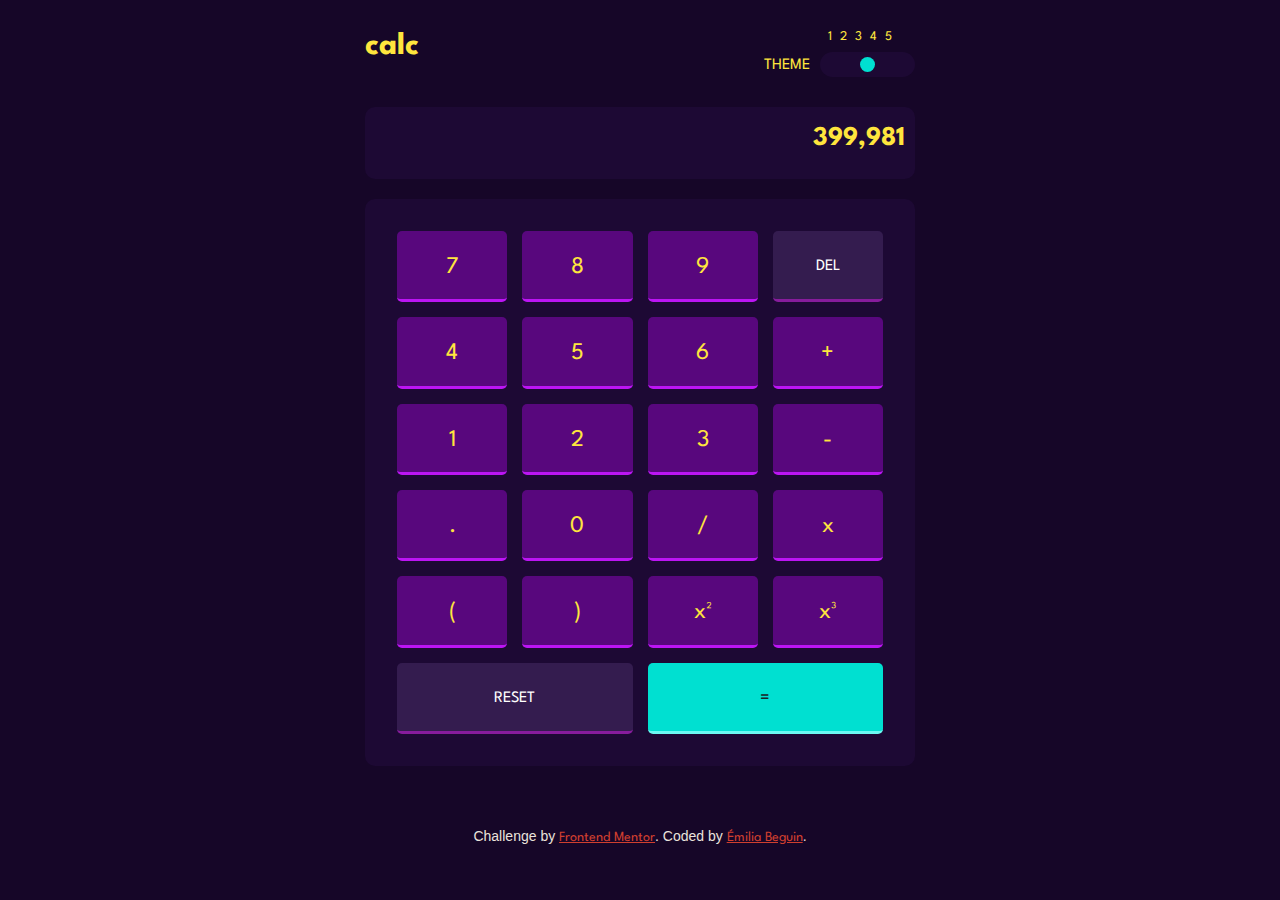
<file: calculator-app-main/index.html>
<!DOCTYPE html>
<html lang="en">
	<head>
		<meta charset="UTF-8" />
		<meta name="viewport" content="width=device-width, initial-scale=1.0" />
		<!-- displays site properly based on user's device -->
		<link rel="stylesheet" href="style.css" />
		<link
			rel="icon"
			type="image/png"
			sizes="32x32"
			href="./images/favicon-32x32.png"
		/>

		<title>Frontend Mentor | Calculator app</title>

		<link rel="preconnect" href="https://fonts.googleapis.com" />
		<link rel="preconnect" href="https://fonts.gstatic.com" crossorigin />
		<link
			href="https://fonts.googleapis.com/css2?family=Spartan:wght@700&display=swap"
			rel="stylesheet"
		/>
	</head>
	<body>
		<main class="calculatrice">
			<div class="haut">
				<h1 id="calc">calc</h1>
				<div class="themetxt">
					<p>THEME</p>
					<div class="range-bg">
						<input
							type="range"
							id="theme"
							min="0"
							max="4"
							step="1"
							value="0"
							oninput="themechange()"
						/>
					</div>
				</div>
			</div>

			<div class="result">
				<h1 class="r-value">399,981</h1>
			</div>

			<div class="grid-key">
				<button>7</button><button>8</button><button>9</button><button class="del">DEL</button>
        <button>4</button><button>5</button><button>6</button><button>+</button>
        <button>1</button><button>2</button><button>3</button><button>-</button>
				<button>.</button><button>0</button><button>/</button><button>x</button>
        <button>(</button><button>)</button><button>x²</button><button>x³</button>
				<button class="grid-span-2 del">RESET</button><button class="grid-span-2 equal">=</button>
			</div>
		</main>

		<footer class="attribution">
			Challenge by
			<a href="https://www.frontendmentor.io?ref=challenge" target="_blank"
				>Frontend Mentor</a
			>. Coded by <a href="http://miliab.com">Émilia Beguin</a>.
		</footer>

		<script src="script.js"></script>
	</body>
</html>
</file>
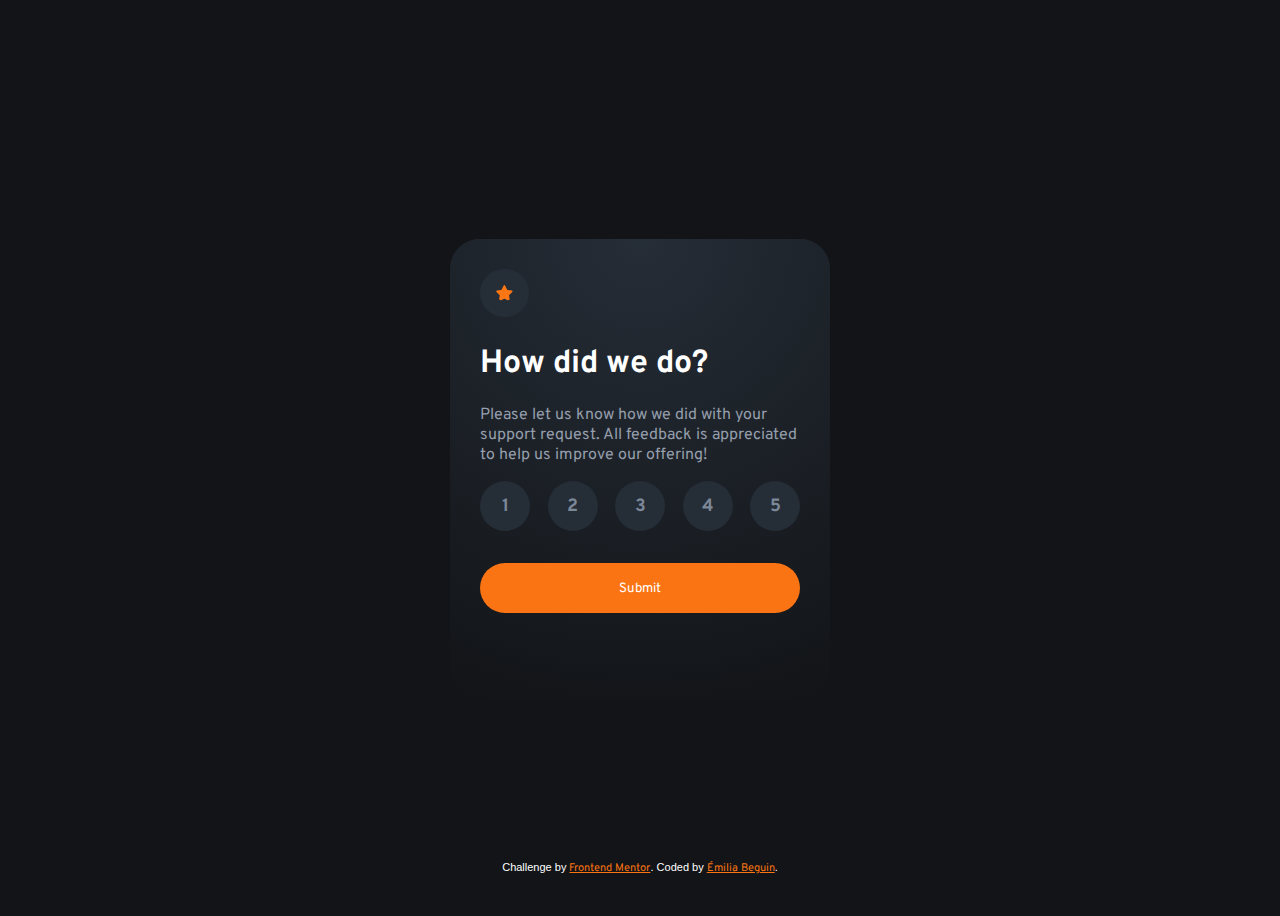
<file: interactive-rating-component/index.html>
<!DOCTYPE html>
<html lang="en">
<head>
  <meta charset="UTF-8">
  <meta name="viewport" content="width=device-width, initial-scale=1.0"> <!-- displays site properly based on user's device -->

  <link rel="icon" type="image/png" sizes="32x32" href="./images/favicon-32x32.png">
  <link rel="stylesheet" href="style.css">
  <title>Frontend Mentor | Interactive rating component</title>
  <link rel="preconnect" href="https://fonts.googleapis.com">
  <link rel="preconnect" href="https://fonts.gstatic.com" crossorigin>
  <link href="https://fonts.googleapis.com/css2?family=Overpass:wght@400;700&display=swap" rel="stylesheet"> 
  <!-- Feel free to remove these styles or customise in your own stylesheet 👍 -->
  <style>
    .attribution { font-size: 11px; text-align: center; }
    .attribution a { color: hsl(228, 45%, 44%); }
  </style>
</head>
<body>

  <!-- Rating state start -->

  <main>
    <div class="stars">
      <img class="imgstar" src="images/icon-star.svg" alt="star">
      <h1>How did we do?</h1>
      <p>Please let us know how we did with your support request. All feedback is appreciated
        to help us improve our offering!</p>
      <div class="btns">
        <button class="nb">1</button>
        <button class="nb">2</button>
        <button class="nb">3</button>
        <button class="nb">4</button>
        <button class="nb">5</button>
      </div>
      <button class="sub">Submit</button>
    </div>

    <div class="ty">
      <img class="imgsub" src="images/illustration-thank-you.svg" alt="thank you">
      <p class="selection">You selected <span class="selected">3</span> out of 5</p>
      <h1>Thank you!</h1>
      <p class="tytxt">We appreciate you taking the time to give a rating. If you ever need more support, 
        don’t hesitate to get in touch!</p>
    </div>
  </main>  

  
  <footer class="attribution">
    Challenge by <a href="https://www.frontendmentor.io?ref=challenge" target="_blank">Frontend Mentor</a>. 
    Coded by <a href="http://miliab.com">Émilia Beguin</a>.
  </footer>
  <script src="script.js"></script>
</body>
</html>
</file>
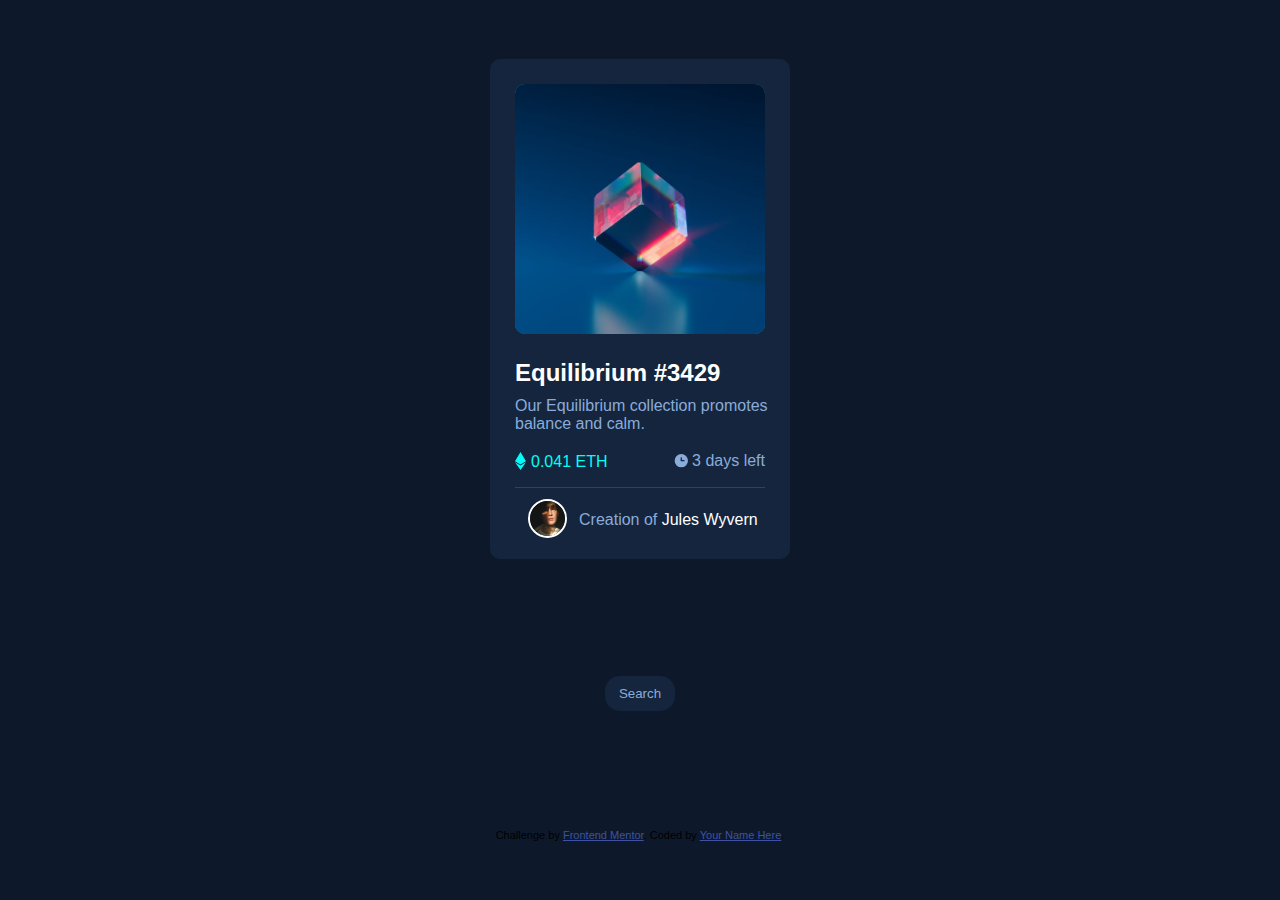
<file: nft-preview-card-component/index.html>
<!DOCTYPE html>
<html lang="en">
<head>
  <meta charset="UTF-8">
  <meta name="viewport" content="width=device-width, initial-scale=1.0">
  <link rel="stylesheet" href="style.css">
  <link rel="icon" type="image/png" sizes="32x32" href="./images/favicon-32x32.png">
  
  <title>Frontend Mentor | NFT preview card component</title>

  <style>
    .attribution { font-size: 11px; text-align: center; }
    .attribution a { color: hsl(228, 45%, 44%); }
  </style>
</head>
<body>
  <div class="card">
    <div class="art">
      <div class="hover">
        <div class="img-art"></div>
        <img src="images/icon-view.svg" alt="view" class="view">
      </div>
    </div>
    <h1 id="name">Equilibrium #3429</h1>
    <p class="txt">
  Our Equilibrium collection promotes balance and calm.
    </p>
    
     <div class="flex">
        
           <p class="txt-ether"><img src="images/icon-ethereum.svg" alt="icon-ethereum" class="icon ether">0.041 ETH</p>
       
           <p class="txt-clock"><img src="images/icon-clock.svg" alt="icon-clock" class="icon clock"> 3 days left</p>
     </div>
    <div class="creator">
      <p><img src="images/image-avatar.png" alt="image-avatar" class="pfp">Creation of <span>Jules Wyvern</span></p>
    </div>
  </div>

  <input type="text" id="input" placeholder="Search">

  <div class="attribution">
    Challenge by <a href="https://www.frontendmentor.io?ref=challenge" target="_blank">Frontend Mentor</a>. 
    Coded by <a href="#">Your Name Here</a>.
  </div>

  <script defer>
    document.getElementById("input").addEventListener("input", function(e) {nft(parseInt(e.target.value))})
    
    document.getElementById("name").addEventListener("click", (e) => {
      let nb = Math.floor(Math.random() * 3428)
      nft(nb)
    })
    
    function nft(nb) {
      if (!(nb > 0 && nb < 3430)) {
        nb=0
        document.getElementById("input").value = ""
      }
      
      let nb2 = (nb/3428*60)+90
      document.querySelector(".img-art").style.filter = `hue-rotate(${nb}deg) saturate(${nb2}%)`
      document.querySelector("#name").innerText = `Equilibrium #${nb}`
      document.querySelector(".txt-ether").innerHTML = `<img src="images/icon-ethereum.svg" alt="icon-ethereum" class="icon ether">0.0` + (70-2*Math.floor(nb/100)) + " ETH"
      document.querySelector(".txt-clock").innerHTML = `<img src="images/icon-clock.svg" alt="icon-clock" class="icon clock"> ` + (parseInt(Math.floor(nb/1000))+1) + " days left"
    }
  </script>
</body>
</html>
</file>
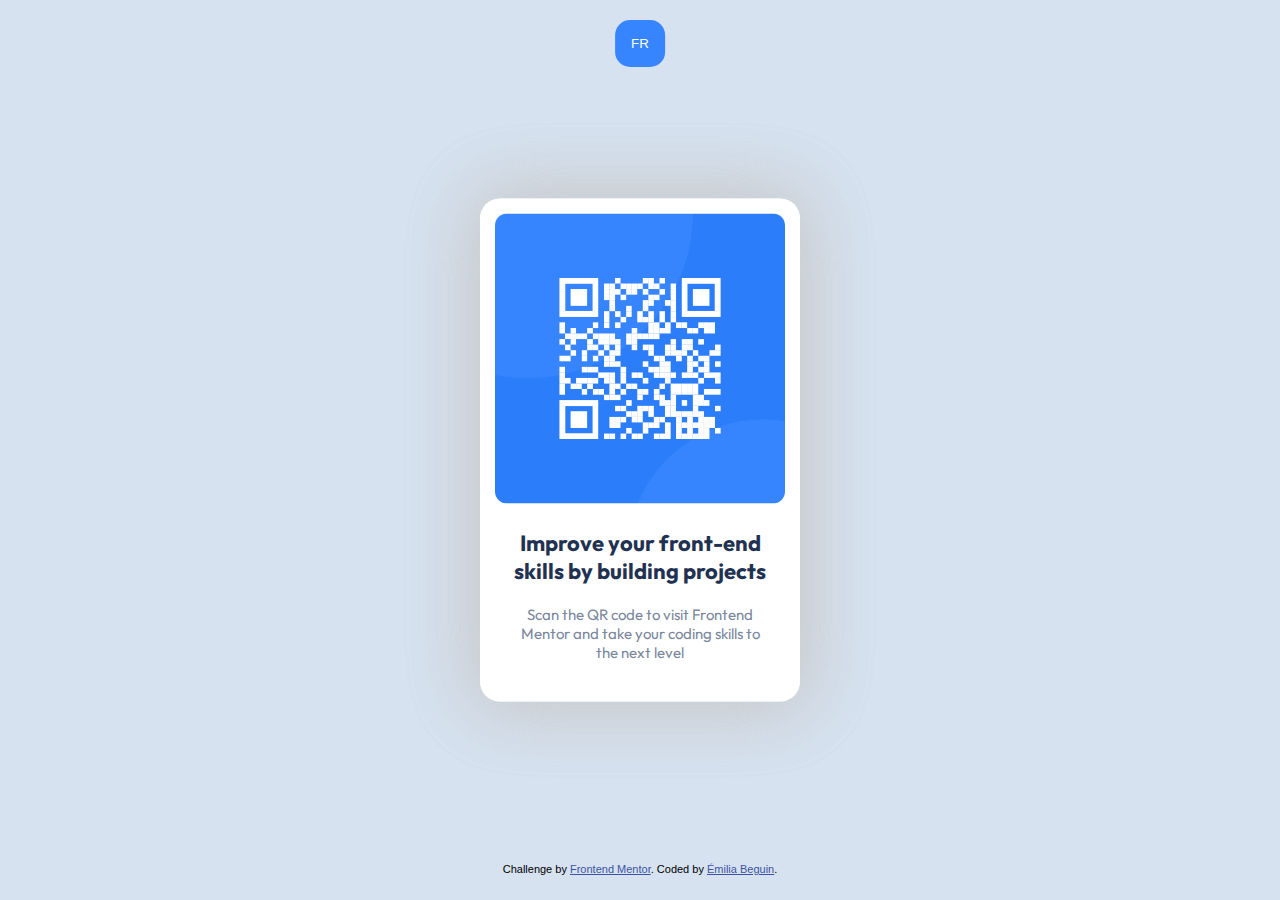
<file: QR-code-component/index.html>
<!DOCTYPE html>
<html lang="fr">
<head>
  <meta charset="UTF-8">
  <meta name="viewport" content="width=device-width, initial-scale=1.0"> <!-- displays site properly based on user's device -->

  <link rel="icon" type="image/png" sizes="32x32" href="./images/favicon-32x32.png">
  <link rel="stylesheet" href="style.css">
  
  <title>Frontend Mentor | QR code component</title>

  <link rel="preconnect" href="https://fonts.googleapis.com">
  <link rel="preconnect" href="https://fonts.gstatic.com" crossorigin>
  <link href="https://fonts.googleapis.com/css2?family=Outfit:wght@400;700&display=swap" rel="stylesheet">

</head>
<body>
  <main>
    
    <div class="all">
      <div class="card back">
        <img src="images/image-qr-code.png" alt="qr-code" class="fr">
        <h1>Boost tes compétenses front-end avec des projets</h1>
        <p>Scan le QR code pour aller sur le site de Frontend Mentor et monter d'un cran ton niveau en programation</p>
      </div>
    
      <div class="card front">
        <img src="images/image-qr-code.png" alt="qr-code">
        <h1>Improve your front-end skills by building projects </h1>
        <p>Scan the QR code to visit Frontend Mentor and take your coding skills to the next level</p>
      </div>
    
    
      <button style="position: absolute;
      top: 20px; left: 50%; transform: translateX(-50%);" onclick="document.querySelector('.all').classList.toggle('anim');
      this.innerText = (this.innerText == 'FR' ? 'EN' : 'FR')
      ">FR</button>
    </div>
  </main>



  <footer class="attribution">
    Challenge by <a href="https://www.frontendmentor.io?ref=challenge" target="_blank">Frontend Mentor</a>. 
    Coded by <a href="http://miliab.com">Émilia Beguin</a>.
  </footer>


  <script defer>
      document.querySelector(".card").style.transition =  "all linear 300ms"
  </script>
</body>
</html>
</file>
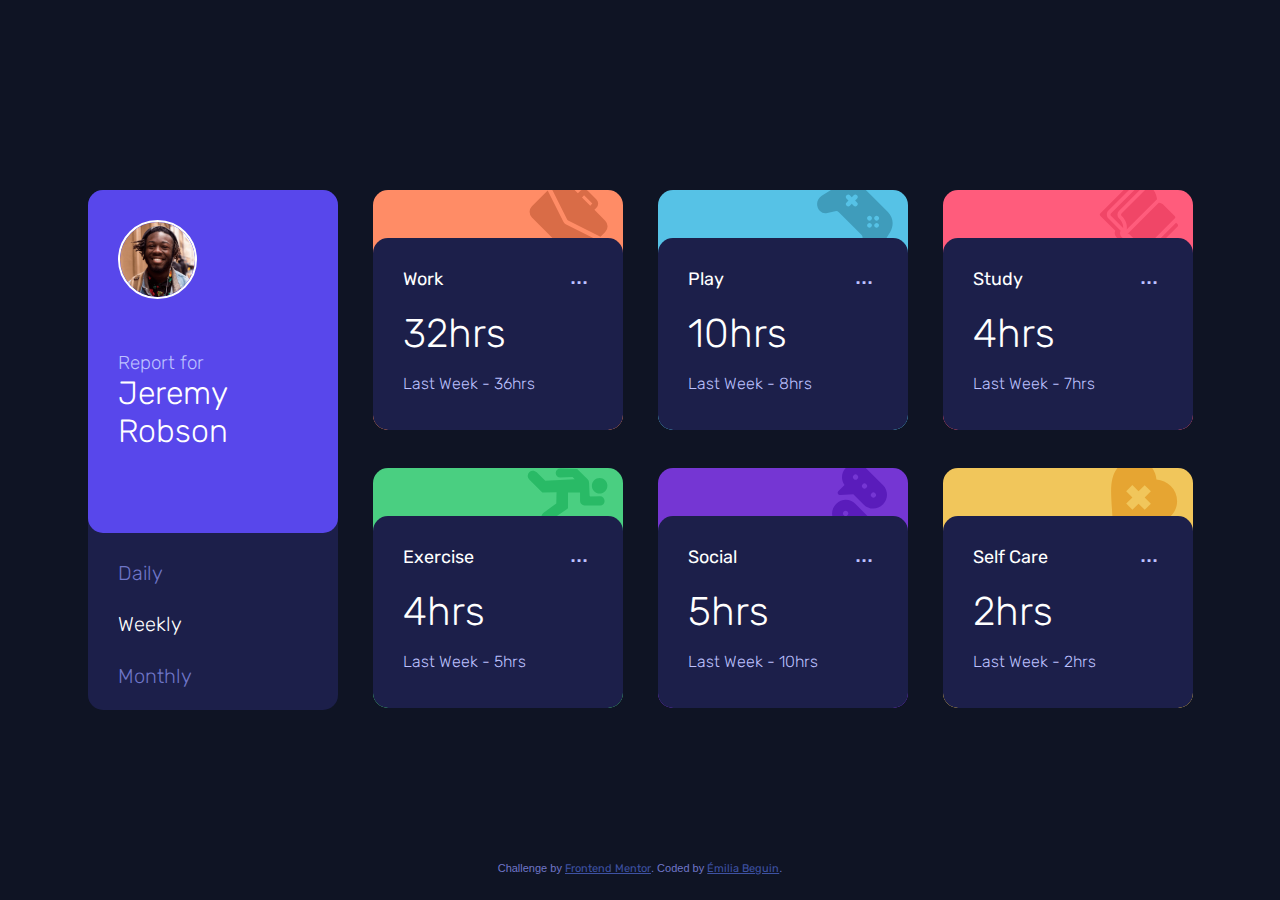
<file: Time-tracking-dashboard/index.html>
<!DOCTYPE html>
<html lang="en">
<head>
  <meta charset="UTF-8">
  <meta name="viewport" content="width=device-width, initial-scale=1.0"> <!-- displays site properly based on user's device -->

  <link rel="icon" type="image/png" sizes="32x32" href="./images/favicon-32x32.png">
  <link rel="stylesheet" href="style.css">
  
  <title>Frontend Mentor | Time tracking dashboard</title>

</head>
<body>

  <main>
    <div class="profile">
      <div class="violet">
        <img src="images/image-jeremy.png" alt="jeremy">
        <p class="report">Report for</p>
        <p class="jeremytxt">Jeremy Robson</p>
      </div>
      
      <div class="btn">
        <p id="d">Daily</p>
        <p id="w">Weekly</p>
        <p id="m">Monthly</p>
      </div>
    </div>
  
    <div class="action work">
      <img src="images/icon-work.svg" alt="work" class="icon">
      <div>
        <p class="title">Work</p>
        <p class="dots">...</p>
        <p class="h hrs1"></p>
        <p class="l last1"></p>
      </div>
    </div>
    
    <div class="action play">
      <img src="images/icon-play.svg" alt="play" class="icon">
      <div>
        <p class="title">Play</p>
        <p class="dots">...</p>
        <p class="h hrs2"></p>
        <p class="l last2"></p>
      </div>
    </div>
    
    <div class="action study">
      <img src="images/icon-study.svg" alt="study" class="icon">
      <div>
        <p class="title">Study</p>
        <p class="dots">...</p>
        <p class="h hrs3"></p>
        <p class="l last3"></p>
      </div>
    </div>
    
    <div class="action exercise">
      <img src="images/icon-exercise.svg" alt="exercise" class="icon">
      <div>
        <p class="title">Exercise</p>
        <p class="dots">...</p>
        <p class="h hrs4"></p>
        <p class="l last4"></p>
      </div>
    </div>
    
    <div class="action social">
      <img src="images/icon-social.svg" alt="social" class="icon">
      <div>
        <p class="title">Social</p>
        <p class="dots">...</p>
        <p class="h hrs5"></p>
        <p class="l last5"></p>
      </div>
    </div>
    
    <div class="action selfcare">
      <img src="images/icon-self-care.svg" alt="selfcare" class="icon">
      <div>
        <p class="title">Self Care</p>
        <p class="dots">...</p>
        <p class="h hrs6"></p>
        <p class="l last6"></p>
      </div>
    </div>
    
  
  </main>



  
  <footer class="attribution">
    Challenge by <a href="https://www.frontendmentor.io?ref=challenge" target="_blank">Frontend Mentor</a>. 
    Coded by <a href="https://miliab.com">Émilia Beguin</a>.
  </footer>
  <script src="data.js"></script>
  <script src="script.js"></script>
</body>
</html>
</file>
<file: calculator-app-main/style.css>
@import url('https://fonts.googleapis.com/css2?family=Spartan:wght@700&display=swap');

:root {
    --bg-main: hsl(222, 26%, 31%);
    --bg-keypad: hsl(223, 31%, 20%);
    --bg-screen: hsl(224, 36%, 15%);

    --normal-bg: hsl(30, 25%, 89%);
    --normal-shadow: hsl(28, 16%, 65%);
    --del-bg: hsl(225, 21%, 49%);
    --del-shadow: hsl(224, 28%, 35%);
    --equal-bg: hsl(6, 63%, 50%);
    --equal-shadow: hsl(6, 70%, 34%);

    --color-calc: white;
    --color-del: white;
    --color-equal: white;
    --color-key: hsl(221, 14%, 31%);
    --color-result: white;
}

* {
    font-family: 'Spartan', sans-serif;
    line-height: 0;
    /* box-sizing: border-box; */
    transition: color linear .3s, background-color linear .3s, border-color linear .3s, transform linear .05s;
    
}

body {
    margin: 0;
    background-color: var(--bg-main);
    display: grid;
    justify-content: center;
    width: 100vw;
    height: 100vh;
}

body, html {
    overflow-x: hidden;
}

.calculatrice {
    width: clamp(250px, 90vw, 550px);
    height: clamp(450px, 90vh, 750px);
    padding: 1rem;
    display: grid;
    grid-template-rows: 1fr 1fr 8fr;
    gap: 20px;
    margin: 0 auto;
}



/* =======
UPPER PART
======= */

.haut {
    display: flex;
    justify-content: space-between;
}

#calc {
    color: var(--color-calc);
    transform: translateY(10px);
}

/* ===========
THEME SELECTOR
=========== */

.themetxt {
    display: flex;
    align-items: flex-end;
    gap: 10px;
    transform: translateY(-10px);

}

.themetxt p {
    transform: translateY(5px);
    color: var(--color-calc);
}

.range-bg {
    background-color: var(--bg-keypad);
    width: 95px;
    height: 25px;
    border-radius: 50px;
    display: grid;
    justify-content: center;
    align-items: center;

}

input[type='range'] {
    -webkit-appearance: none;
    background-color: transparent;
    width: 80px;
    position: relative;
}

input[type='range']::-webkit-slider-thumb {
    width: 15px;
    border-radius: 100px;
    -webkit-appearance: none;
    height: 15px;
    background: var(--equal-bg);
}

input[type='range']::after {
    content: "1 2 3 4 5";
    word-spacing: 5px;
    position: absolute;
    top: -20px;
    color: var(--color-calc);
}

/* ===
RESULT
=== */

.result {
    height: 4.5rem;
    overflow: hidden;
    background-color: var(--bg-screen);
    border-radius: 10px;
}

.r-value {
    margin: 2rem;
    margin-right: 10px;
    text-align: end;
    font-size: 1.7rem;
    color: var(--color-result);
}


/* =
KEYS
= */

.grid-key {
    display: grid;
    grid-template-columns: repeat(4, 1fr);
    gap: 15px;
    background-color: var(--bg-keypad);
    padding: 2rem;
    border-radius: 10px;

}

.grid-span-2 {
    grid-column: span 2;
}

button {
    font-size: 1.5rem;
    padding-top: 5px;

    border: none;
    border-radius: 5px;
    background-color: var(--normal-bg);
    
    border-bottom: 3px var(--normal-shadow) solid;
    
    color: var(--color-key);
}

button:active{
    border-bottom: 2px var(--normal-shadow) solid;
    transform: translateY(1.5px);
}

button.del:active{
    border-bottom: 2px var(--del-shadow) solid;
    transform: translateY(1.5px);
}

button.equal:active{
    border-bottom: 2px var(--equal-shadow) solid;
    transform: translateY(1.5px);
}

.del {
    background-color: var(--del-bg);

    border-bottom: 3px var(--del-shadow) solid;

    color: var(--color-del);

    font-size: 1rem;
}

.equal {
    background-color: var(--equal-bg);

    border-bottom: 3px var(--equal-shadow) solid; 

    color: var(--color-equal);

    font-size: 1.2rem;
}

/* ========
ATTRIBUTION
======== */

.attribution {
    line-height: 1.5;
COLOR: hsl(30, 25%, 89%);
font-size: 14px;
text-align: center;
width: 100%;
font-family: sans-serif;
margin: 20px 0px 30px;
word-wrap: break-word;

}

.attribution a {
    color: hsl(6, 63%, 50%) !important;
}
</file>
<file: interactive-rating-component/style.css>
@import url('https://fonts.googleapis.com/css2?family=Overpass:wght@400;700&display=swap');

:root {
    --orange: hsl(25, 97%, 53%);
    --white: hsl(0, 0%, 100%);
    --light-grey: hsl(217, 12%, 63%);
    --medium-grey: hsl(216, 12%, 54%);
    --dark-blue: hsl(213, 19%, 18%);
    --very-dark-blue: hsl(216, 12%, 8%);

    --fs-p: 15px;

}

* {
    font-family: 'Overpass', sans-serif;
    outline: none;
}

body {
    display: grid;
    place-items: center;
    height: 100vh;
    background-color: var(--very-dark-blue);
    overflow: hidden;
}

.stars {
    position: absolute;
    z-index: 2;
    width: min(320px, 100vw);
    height: 400px;
    background: radial-gradient(circle at top, var(--dark-blue), var(--very-dark-blue));
    border-radius: 30px;
    padding: 30px;
}

.transition {
    animation: trans .5s ease-in-out forwards;
}

@keyframes trans {
    0% {
        opacity: 1;
    }
    
    100% {
        opacity: 0;
    }
}

.ty {
    background: radial-gradient(circle at top, var(--dark-blue), var(--very-dark-blue));
    border-radius: 30px;
    padding: 30px;
    width: min(320px, 100vw);
}

main {
    background-repeat: no-repeat;
    margin: 20px;
    position: relative;

}

h1 {
    color: white;
}

p {
    color: var(--light-grey);
}

img {
    border-radius: 50px;
    padding: 1rem;
}

.imgstar {
    background-color: var(--dark-blue);
}

.btns {
    display: flex;
    width: 100%;
    justify-content: space-between;
}

.nb {
    border: 0;
    width: 50px;
    height: 50px;
    border-radius: 50px;
    background-color: var(--dark-blue);
    color: var(--medium-grey);
    cursor: pointer;
    font-weight: 700;
    font-size: large;
    transition: background-color .2s ease-out;
}

.nb.active {
    background-color: var(--medium-grey);
    color: var(--white);
}

.nb:hover {
    background-color: var(--orange);
    color: white;
}

.sub {
    margin: 2rem 0 0;
    width: 100%;
    border: none;
    height: 50px;
    border-radius: 50px;
    background-color: var(--orange);
    color: var(--white);
    cursor: pointer;
    position: relative;
    overflow: hidden;

}

.sub::after {
    transition: all ease-in-out .25s;
    content: "";
    position: absolute;
    inset: 0;
    background-color: #ffffff33;
    border-radius: 50px;
    line-height: 3.7;
    font-size: .8rem;
    color: var(--orange);
    transform: translateX(-100%);
}

.sub:hover::after {
    transform: unset;
}


.ty {
    display: flex;
    flex-direction: column;
    align-items: center;
}

.selection {
    background-color: var(--dark-blue);
    color: var(--orange);
    padding: .7rem 1rem;
    font-size: .8rem;
    border-radius: 50px;
}

.tytxt {
    text-align: center;
}

.imgsub {
    animation: i infinite alternate ease-in-out 1s;
    -webkit-animation-fill-mode: initial; 
    animation-fill-mode: initial;
}

@keyframes i {
    0% {
        z-index: 1;
        transform: translateY(0%);
    }
    
    100% {
        z-index: 1;
        transform: translateY(3%);
    }
}

.attribution {
    font-size: 11px;
    text-align: center;
    position: absolute;
    bottom: 25px;
    width: 100vw;
    font-family: sans-serif;
    color: white;
}
.attribution a {
    color: var(--orange) !important;
}
</file>
<file: nft-preview-card-component/style.css>
* {
    font-family: sans-serif;
    user-select: none;
    
}

body {
    background-color: hsl(217, 54%, 11%);
    width: 100vw;
    height: 100vh;
    display: grid;
    align-items: center;
    justify-content: center;
    margin: 0
}

.card {
    width: 300px;
    height: 500px;
    background-color: hsl(216, 50%, 16%);
    border-radius: 10px;
}

.hover {
    width: 250px;
    height: 250px; 
    margin: 25px auto;
    background: hsla(178, 100%, 50%, 0.5);
    border-radius: 10px;
    position: relative;
}

.img-art {
    position: absolute;
    top: 0;
    left: 0;
    width: 250px;
    height: 250px; 
    margin: 25px auto;
    
    border-radius: 10px;
    background: url("images/image-equilibrium.jpg");
    background-size: contain;
    position: relative;
    display: flex;
    justify-content: center;
    align-items: center;
}

.hover:hover .img-art {
    opacity: .25;
}

.hover:hover .view {
    z-index: 20;
}

.view {
    position: absolute;
    width: 50px;
    height: 50px;
    top: 50%;
    left: 50%;
    transform: translate(-50%, -50%);
    z-index: -9;
}

.img-art:hover .view {
    z-index: 2;
}

h1 {
    margin: 0 0 0 25px;
    color: white;
    font-size: 1.5rem;
    cursor: pointer;
}

h1:hover {
    color: hsl(178, 100%, 50%);
}

.txt {
    color: hsl(215, 51%, 70%);
    margin: 10px 0 0 25px;
}

.flex {
    display: flex;
    justify-content: space-between;
    margin: 0 25px;
}

.pfp {
    margin: -10px 5%;
    width: 35px;
    border: 2px solid white;
    border-radius: 50px;
}

.flex :nth-child(1) {
    margin-right: 5px;
    color: hsl(178, 100%, 50%);
}


.flex :nth-child(2) {
    color: hsl(215, 51%, 70%);
}

.icon {
    transform: translateY(3px);
}

.clock {
    transform: translate(7px, 3px);

}

.creator {
    border-top: 1px solid hsl(215, 32%, 27%);
    margin: 0 25px;
    padding-top: 5px;
}

.creator p {
    color:hsl(215, 51%, 70%);
    transform: translateY(-3px);
}

.creator img {
    transform: translateY(3px);
}

.creator span {
    color: white;
    cursor: pointer;
}

.creator span:hover {
    color: hsl(178, 100%, 50%)
}

input {
    border: none;
    background-color: hsl(216, 50%, 16%);
    padding: 10px;
    border-radius: 15px;
    color: hsl(215, 51%, 70%);
    text-align: center;
    width: 50px;
    margin: 0 auto;
    transition: width .3s ease-in-out;
}

::placeholder {
    opacity: 1;
    color: hsl(215, 51%, 70%);
    text-align: center;
}

input:focus {
    outline: none;
    width: 275px;
}
</file>
<file: QR-code-component/style.css>
* {margin: 0;}


body {
    display: grid;
    align-items: center;
    justify-content: center;
    
    height: 100vh;
    width: 100vw;
    
    background-color: hsl(212, 45%, 89%);
}

.card {
    position: absolute;
    top: 50%;
    left: 50%;
    transform: translate(-50%, -50%);

    display: flex;
    flex-flow: column wrap;
    align-items: center;
    text-align: center;
    
    width: min(320px, 95vw);
    
    background-color: hsl(0, 0%, 100%);
    border-radius: 20px;
    box-shadow: 0 0 70px 5px rgba(199, 199, 199, 0.658);
    transition: all linear 300ms;
}

.anim .front {
    opacity: 0;
    transform: translate(-50%, -50%) rotateY(360deg);
}


.anim .back {
    opacity: 1;
    transform: translate(-50%, -50%) rotateY(360deg);
}

img {
    border-radius: 27px;
    padding: min(15px, 5vw);
    max-width: min(290px, 85vw);
}

.fr {
    filter: hue-rotate(50deg);
}

h1, p {
    font-size: min(22px, 10vw);
    font-weight: 700;
    margin: 10px 20px;
    font-family: 'Outfit', sans-serif;
    color: hsl(218, 44%, 22%);
}

p {
    font-size: min(15px, 10vw);
    font-weight: 400;
    margin: 10px 30px;
    margin-bottom: 40px;
    color: hsl(220, 15%, 55%);
    }

button {
    border: 0;
    background-color: #3685FF;
    color: white;
    padding: 1rem;
    border-radius: 15px;
    cursor: pointer;
}

button:hover {
    background-color: #296fd8;
}

.attribution {
    font-size: 11px;
    text-align: center;
    position: absolute;
    bottom: 25px;
    width: 100vw;
    font-family: sans-serif;
}
.attribution a {
    color: hsl(228, 45%, 44%);
}
</file>
<file: Time-tracking-dashboard/style.css>
@import url('https://fonts.googleapis.com/css2?family=Rubik:wght@300;400;500&display=swap');

:root {
    --Very-dark-blue: hsl(226, 43%, 10%);
    --Dark-blue: hsl(235, 46%, 20%);
    --Desaturated-blue: hsl(235, 45%, 61%);
    --Pale-Blue: hsl(236, 100%, 87%);
}


* {
    font-family: "Rubik";
    color: var(--Desaturated-blue);
    transition: 
    color ease-in 100ms,
    background ease-in-out 300ms;
}

body {
    display: grid;
    align-items: center;
    justify-content: center;
    width: 100vw;
    height: 100vh;
    margin: 0;
    background-color: var(--Very-dark-blue);
    overflow-x: hidden;
}

main {
    display: grid;
    gap: 35px;

    grid-template-rows: repeat(2, 1fr);
    grid-template-columns: repeat(4, 1fr);
    grid-template-areas: 
    "profile . . ."
    "profile . . ."
    ;
}

main > * {
    background-color: #c188e8;
    border-radius: 15px;
}


/* 
###############
### profile ###
###############
*/

.profile {
    grid-area: profile;
    background-color: var(--Dark-blue);
    width: 250px;
    height: 520px;
}

.violet {
    background-color: hsl(246, 80%, 60%);
    height: 66%;
    border-radius: 15px;
}

.profile img {
    width: 75px;
    border-radius: 50px;
    border: solid white 2px;
    margin: 30px;
}

.report, .jeremytxt {
    margin-left: 30px;
    margin-bottom: 0;
    font-weight: 300;
}

.jeremytxt {
    font-size: 2rem;
    margin-top: 0;
    color: white;
}

.report {
    font-size: 1.17em;
    color: var(--Pale-Blue);
}

.btn {
    display: flex;
    flex-direction: column;
    justify-content: space-evenly;
    height: 35%;
    padding-left: 30px;
}

.btn > *:hover {
    color: white;
}

.btn > * {
    margin: 0;
    font-weight: 300;
    font-size: 20px;
    cursor: pointer;
    user-select: none;
}

.btn-actif {
    color: white;
}





/* 
###############
### action ####
###############
*/

.action {
    position: relative;
    overflow: hidden;
    width: 250px;
    height: 240px;
}

.action > div {
    position: absolute;
    left: 0;
    right: 0;
    bottom: -0;
    top: 20%;
    background-color: var(--Dark-blue);
    border-radius: 15px;
}

.action > div:hover {
    background-color: var(--Desaturated-blue);
}

.action img {
    position: absolute;
    top: -10px;
    right: 15px;
}

.exercise img {top:0} /* For some reason, this one isn't ligned up with the others */

.title {
    color: white;
    font-size: 18px;
    margin: 30px;
    
}

.dots {
    color: var(--Pale-Blue);
    font-size: 1.5em;
    position: absolute;
    right: 35px;
    top: 0;
    cursor: pointer;
    user-select: none;
}

.dots:hover {
    color: var(--Pale-Blue);
}

.h /* *hrs */
{
    color: white;
    font-weight: 300;
    font-size: 40px;
    margin: -10px;
    margin-left: 30px;

}

.l /* Last week - *hrs */
{
    position: absolute;
    top: 120px;
    left: 30px;
    color: var(--Pale-Blue);
    font-weight: 300;

}


/* Colored background color */
.work     { background-color: hsl(15, 100%, 70%)  }
.play     { background-color: hsl(195, 74%, 62%)  }
.study    { background-color: hsl(348, 100%, 68%) }
.exercise { background-color: hsl(145, 58%, 55%)  }
.social   { background-color: hsl(264, 64%, 52%)  }
.selfcare { background-color: hsl(43, 84%, 65%)   }



/* 
###################
### attribution ###
###################
*/

.attribution {
    font-size: 11px;
    text-align: center;
    position: absolute;
    bottom: 25px;
    width: 100vw;
    font-family: sans-serif;
}
.attribution a {
    color: hsl(228, 45%, 44%);
}



/* 
###################
### media query ###
###################
*/

@media screen and (max-width: 1200px) {
    main {
        grid-template-areas: 
        "profile . ."
        "profile . ."
        "profile . ."
        ;

        grid-template-rows: unset;
        grid-template-columns: repeat(3, 1fr);

        padding: 75px 0;
    }

    .profile {
        width: 100%;
        height: 100%;
        position: relative;
    }

    .jeremytxt {
        margin-top: 20px;
        width: 50%;
        line-height: 1.5;
    }
}

@media screen and (max-width: 900px) {
    main {
        grid-template-areas: 
        "profile ."
        "profile ."
        ". ."
        ". ."
        ;

        grid-template-rows: unset;
        grid-template-columns: repeat(2, 1fr);

        padding: 75px 0;
    }

    .profile {
        width: 100%;
        height: 100%;
        position: relative;
    }

    .jeremytxt {
        margin-top: 20px;
        width: 50%;
        line-height: 1.5;
    }

    .attribution {
        top: 20px;
        bottom: unset;
    }
}

@media screen and (max-width: 600px) {
    main {
        grid-template-areas: 
        "profile"
        "."
        "."
        "."
        "."
        "."
        "."
        ;

        grid-template-rows: unset;
        grid-template-columns: repeat(1, 1fr);

        padding: 75px 0;
    
        
    }
    
    .profile {
        width: 350px;
        height: 220px;
        position: relative;
    }

    .jeremytxt {
        position: absolute;
        top: 70px;
        left: 90px;
        font-size: 30px;
        margin-top: 0;
        width: unset;
        line-height: unset;
    }

    .report {
        position: absolute;
        top: 30px;
        left: 90px;
    }

    .btn {
        padding: 0;
        flex-direction: row;
        align-items: center;
    }

    .action {
        width: 350px;
        height: 170px;
    }
    

    .action > div > h1 {
        font-size: 35px;

    }

    .action > div > h3 {
        font-size: 15px;
        position: absolute;
        top: 70px;

        right: 35px;
    }


    .attribution {
        top: 20px;
        bottom: unset;
    }
}
</file>
